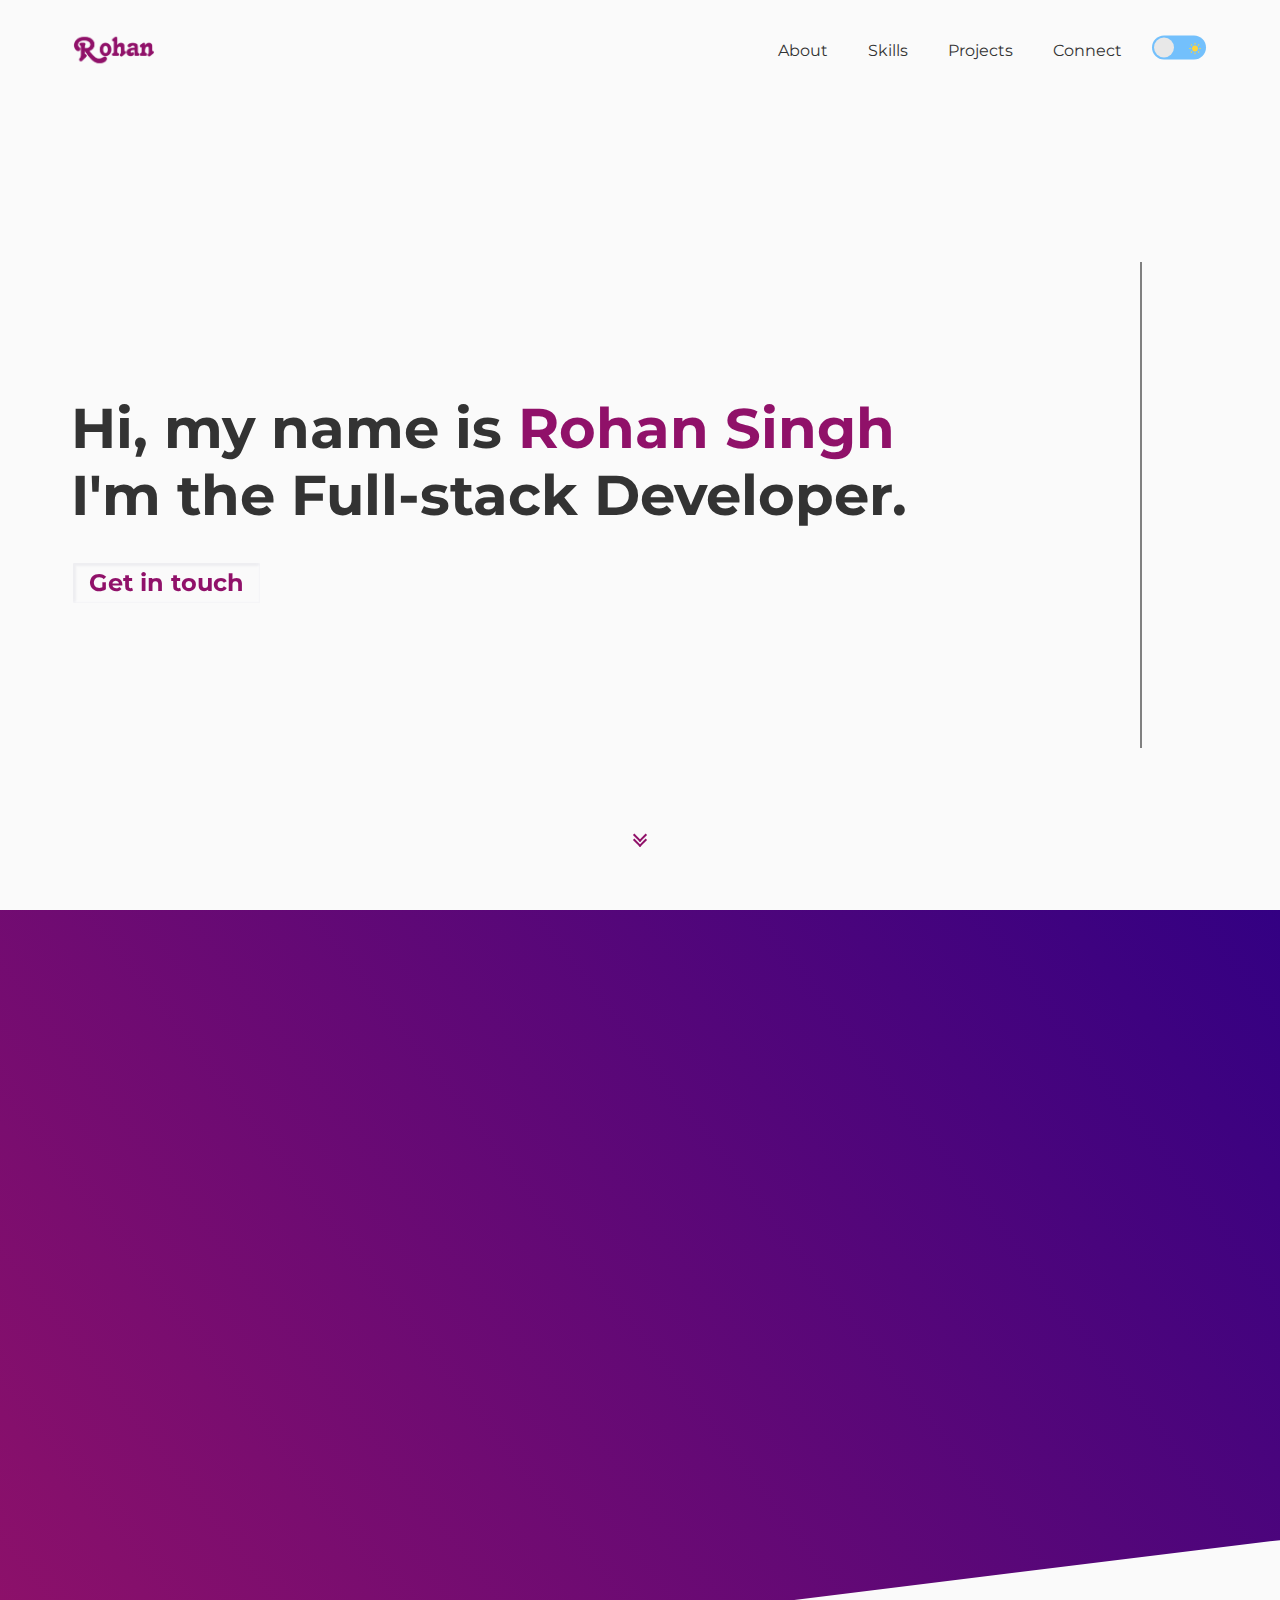
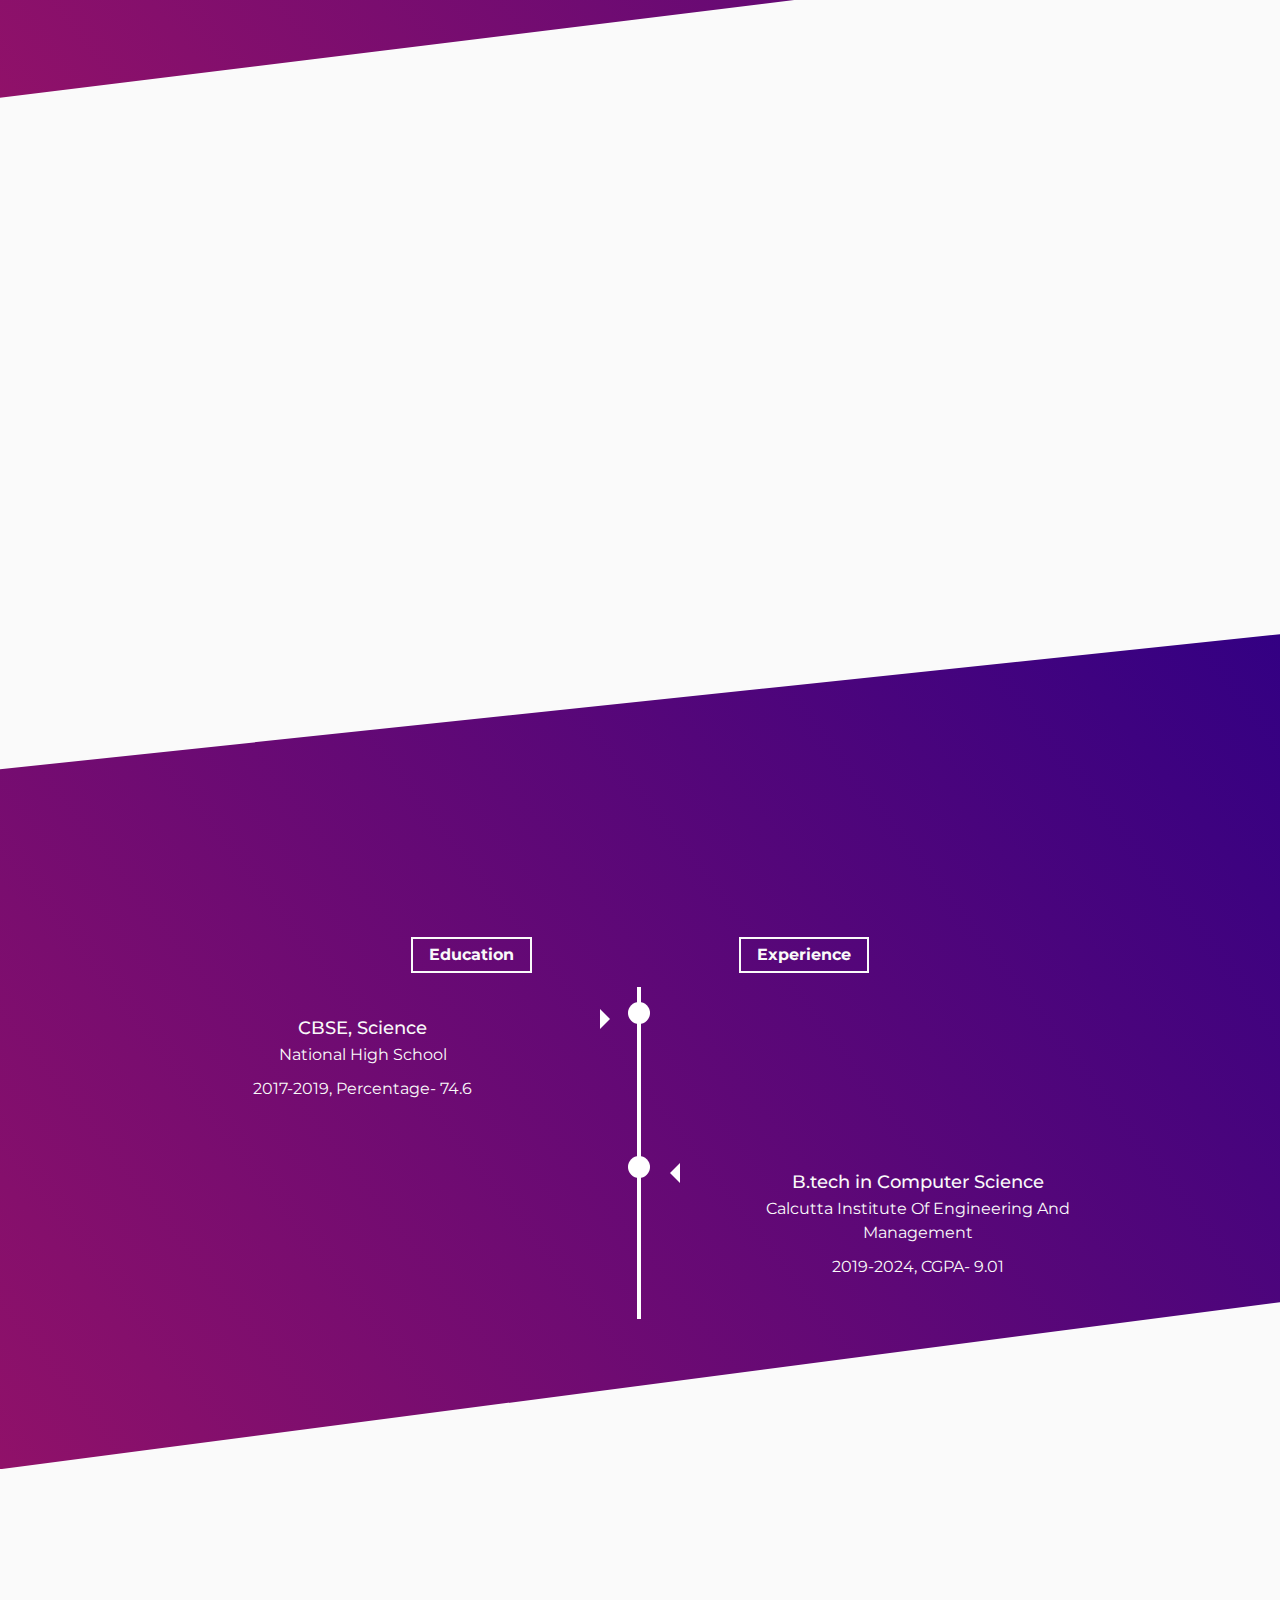
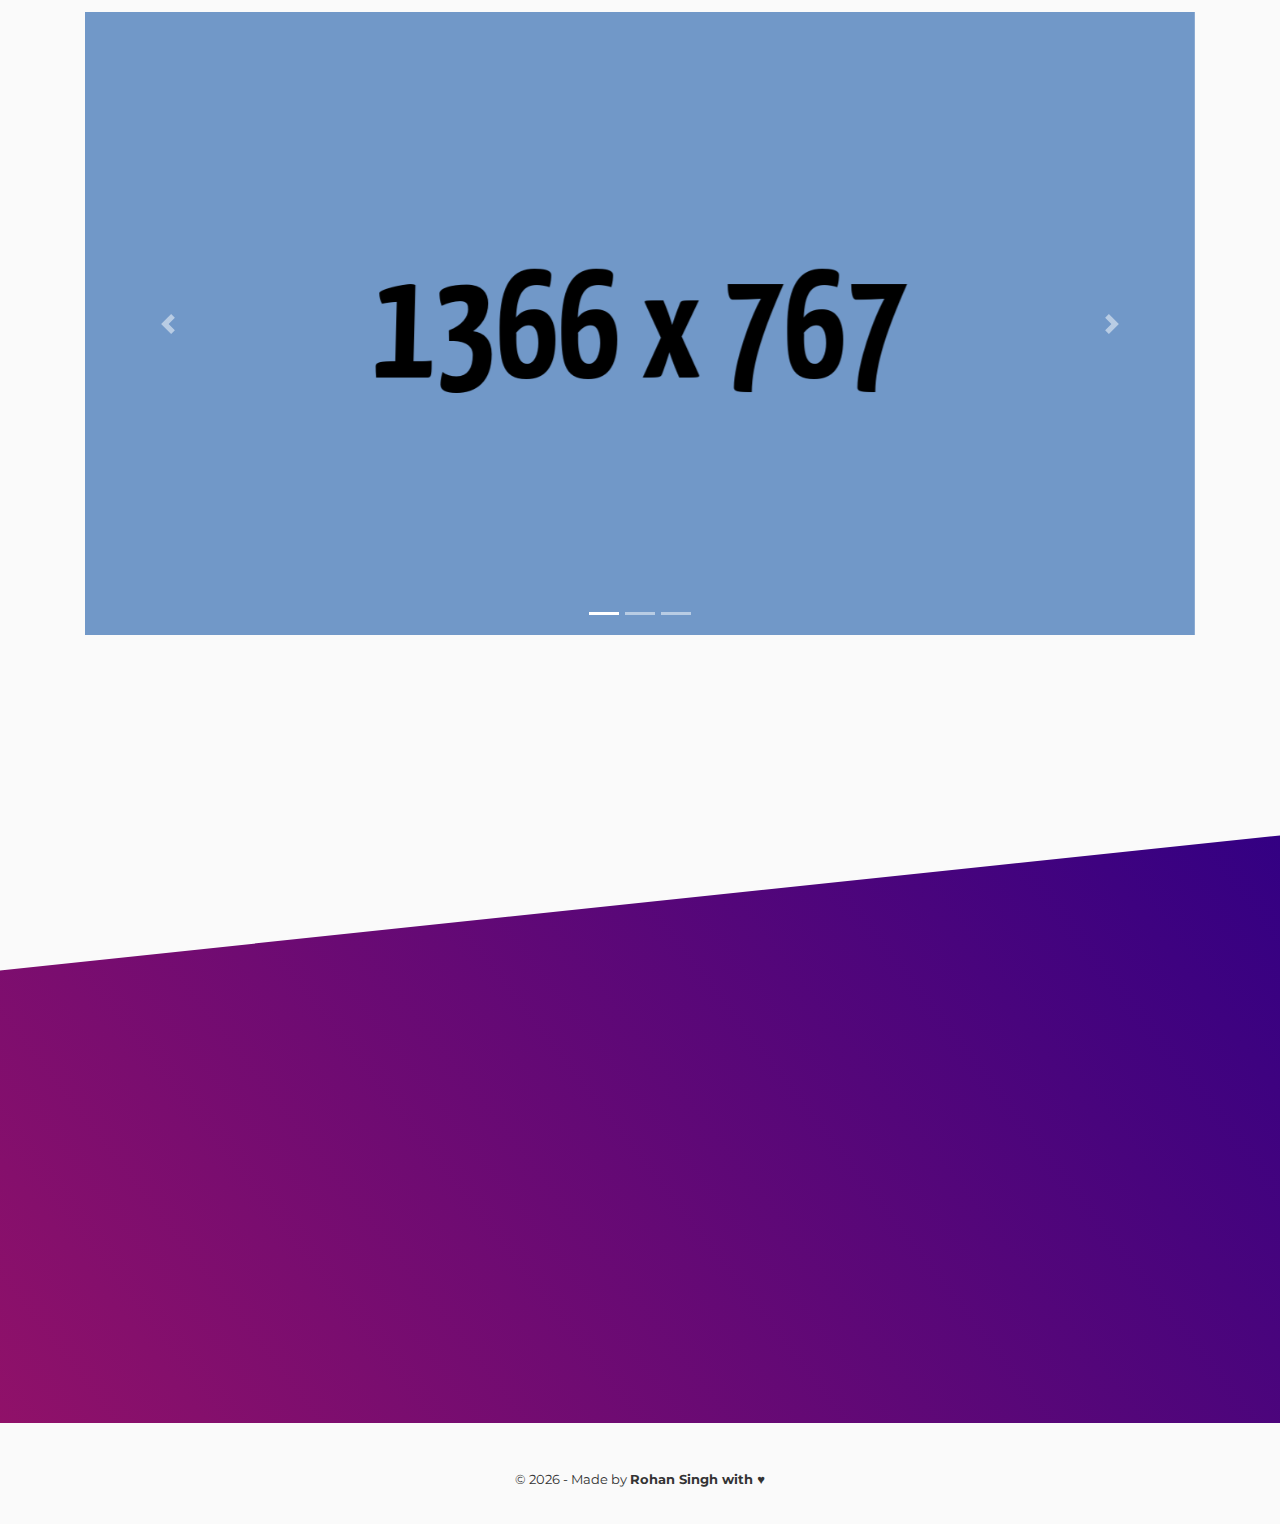
<file: index.html>
<!DOCTYPE html>
<html lang="en">

<head>
  <meta charset="UTF-8" />
  <meta http-equiv="X-UA-Compatible" content="IE=edge" />
  <meta name="viewport" content="width=device-width, initial-scale=1.0" />
  <link rel="preconnect" href="https://fonts.gstatic.com" />
  <link rel="preconnect" href="https://cdnjs.cloudflare.com" />

  <!-- Title: add your Portfolio websites's title here -->
  <title>Rohan | Developer</title>

  <!-- Add some coding keywords below, Ex: (javascript, yourusername, etc) -->
  <meta name="keywords" content="[username], [name], skill" />

  <!-- Improve your SEO by adding a small descrption of you -->
  <meta name="description" content="[Your name here] | Developer" />

  <!-- Add a your png Logo to the assets folder and change the href attr accordingly  -->
  <link rel="icon" type="image/png" href="./assets/devfolio-logo.png" />

  <!-- Add your primary-theme color for the value of content -->
  <meta name="theme-color" content="#36d1dc" />

  <!-- Open Graph / Facebook -->
  <meta property="og:type" content="website" />
  <!-- Fill content with the URL of this portfolio you'll host -->
  <meta property="og:url" content="https://devfolio.js.org/" />
  <!-- Fill content with the title of your portfolio(Recommended to use what you put in <title> tag) -->
  <meta property="og:title" content="[Your name here] | Developer" />
  <!-- Give a short description that'll show up when you/someone shares your portfolio on different platform -->
  <meta property="og:description" content="Made using DevFolio Template" />
  <!-- Add a thumbnail image in assets folder and fill the content attr with URL to that thumbnail 
      so that a thumbnail image of your portfolio is shown while shared on other platform -->
  <meta property="og:image" content="https://devfolio.js.org/assets/devfolio.png" />

  <!-- Twitter -->
  <meta property="twitter:card" content="summary_large_image" />
  <!-- Again fill content attr with the URL of this portfolio you'll host -->
  <meta property="twitter:url" content="https://devfolio.js.org" />
  <!-- Recommended to use the same text used within <title> element -->
  <meta property="twitter:title" content="[Your name here] | Developer" />
  <!-- short description that shows up while your portfolio is shared -->
  <meta property="twitter:description" content="Made using DevFolio Template" />
  <!-- Fill content with the URL to the thumbnail image that you'll put in the assets folder -->
  <meta property="twitter:image" content="https://anilseervi.vercel.app/assets/devfolio.png" />

  <!-- Bootstrap 4.0 Cdn  -->
  <link rel="stylesheet" href="https://cdn.jsdelivr.net/npm/bootstrap@4.0.0/dist/css/bootstrap.min.css"
    integrity="sha384-Gn5384xqQ1aoWXA+058RXPxPg6fy4IWvTNh0E263XmFcJlSAwiGgFAW/dAiS6JXm" crossorigin="anonymous">
  <!-- link tags -->
  <link rel="preload" as="style" href="./css/main.css" />
  <link rel="stylesheet" href="./css/main.css" />
  <!-- FontAwesome Icons link -->
  <link rel="stylesheet" href="https://cdnjs.cloudflare.com/ajax/libs/font-awesome/6.3.0/css/all.min.css"
    integrity="sha512-SzlrxWUlpfuzQ+pcUCosxcglQRNAq/DZjVsC0lE40xsADsfeQoEypE+enwcOiGjk/bSuGGKHEyjSoQ1zVisanQ=="
    crossorigin="anonymous" referrerpolicy="no-referrer" />
  <script defer src="./javascript/scrollreveal.min.js"></script>
  <script defer type="text/javascript" src="./javascript/scrollveal.js"></script>

  <!-- Remove Google Analytics once you have your portfolio website set-up -->
  <!-- Global site tag (gtag.js) - Google Analytics -->
  <script async src="https://www.googletagmanager.com/gtag/js?id=UA-122228201-4"></script>
  <script>
    window.dataLayer = window.dataLayer || []
    function gtag() {
      dataLayer.push(arguments)
    }
    gtag("js", new Date())

    gtag("config", "UA-122228201-4")
  </script>
  <!-- End of Google Analytics -->
</head>

<body class="light-mode">
  <header id="header">
    <div class="Navbar">
      <div class="nav-container">
        <div class="nav">
          <div class="image nav-logo">
            <img src="assets/r-purple.png" alt="">
          </div>
          <div class="menu-toggle" id="mobile-menu">
            <span class="bar"></span>
            <span class="bar"></span>
            <span class="bar"></span>
          </div>
          <div class="nav-links">
            <ul>
              <li><a href="">About</a></li>
              <li><a href="">Skills</a></li>
              <li><a href="">Projects</a></li>
              <li><a href="">Connect</a></li>
              <li>
                <label class="switch">
                  <span class="sun"><svg xmlns="http://www.w3.org/2000/svg" viewBox="0 0 24 24"><g fill="#ffd43b">
                          <circle r="5" cy="12" cx="12"></circle>
                          <path
                            d="m21 13h-1a1 1 0 0 1 0-2h1a1 1 0 0 1 0 2zm-17 0h-1a1 1 0 0 1 0-2h1a1 1 0 0 1 0 2zm13.66-5.66a1 1 0 0 1 -.66-.29 1 1 0 0 1 0-1.41l.71-.71a1 1 0 1 1 1.41 1.41l-.71.71a1 1 0 0 1 -.75.29zm-12.02 12.02a1 1 0 0 1 -.71-.29 1 1 0 0 1 0-1.41l.71-.66a1 1 0 0 1 1.41 1.41l-.71.71a1 1 0 0 1 -.7.24zm6.36-14.36a1 1 0 0 1 -1-1v-1a1 1 0 0 1 2 0v1a1 1 0 0 1 -1 1zm0 17a1 1 0 0 1 -1-1v-1a1 1 0 0 1 2 0v1a1 1 0 0 1 -1 1zm-5.66-14.66a1 1 0 0 1 -.7-.29l-.71-.71a1 1 0 0 1 1.41-1.41l.71.71a1 1 0 0 1 0 1.41 1 1 0 0 1 -.71.29zm12.02 12.02a1 1 0 0 1 -.7-.29l-.66-.71a1 1 0 0 1 1.36-1.36l.71.71a1 1 0 0 1 0 1.41 1 1 0 0 1 -.71.24z">
                          </path>
                        </g></svg></span>
                  <span class="moon"><svg xmlns="http://www.w3.org/2000/svg" viewBox="0 0 384 512"><path
                          d="m223.5 32c-123.5 0-223.5 100.3-223.5 224s100 224 223.5 224c60.6 0 115.5-24.2 155.8-63.4 5-4.9 6.3-12.5 3.1-18.7s-10.1-9.7-17-8.5c-9.8 1.7-19.8 2.6-30.1 2.6-96.9 0-175.5-78.8-175.5-176 0-65.8 36-123.1 89.3-153.3 6.1-3.5 9.2-10.5 7.7-17.3s-7.3-11.9-14.3-12.5c-6.3-.5-12.6-.8-19-.8z">
                        </path></svg></span>
                  <input type="checkbox" class="input" id="theme-toggler">
                  <span class="slider"></span>
                </label>
              </li>
            </ul>
          </div>
        </div>
      </div>
    </div>
  </header>

  <!-- Hero Section -->
  <div id="hero">
    <section class="container">
      <h1 class="hero-title">
        Hi, my name is <span class="text-color-main name">Rohan Singh</span>
        <br />
        I'm the Full-stack Developer.
      </h1>
      <p class="hero-cta">
        <a class="cta-btn cta-btn--hero" href="#about">Get in touch</a>
      </p>
    </section>
    <a href="#about" class="scroll-down-link" aria-label="scroll-down">
      <div class="scroll-down"></div>
    </a>
    <hr />
    <div class="social-links">
      <a href="#!" target="_blank" rel="noopener noreferrer" aria-label="twitter">
        <i class="fa-brands fa-twitter"></i>
      </a>
      <a href="#!" target="_blank" rel="noopener noreferrer" aria-label="instagram">
        <i class="fa-brands fa-instagram"></i>
      </a>
      <a href="#!" target="_blank" rel="noopener noreferrer" aria-label="codepen">
        <i class="fa-brands fa-codepen"></i>
      </a>
      <a href="#!" target="_blank" rel="noopener noreferrer" aria-label="linkedin">
        <i class="fa-brands fa-linkedin"></i>
      </a>
      <a href="#!" target="_blank" rel="noopener noreferrer" aria-label="github">
        <i class="fa-brands fa-github"></i>
      </a>
    </div>
  </div>
  <!-- /END Hero Section -->

  <!-- About Section -->
  <div class="pre-wrapper">
    <div id="about" class="light-container-purple">
      <section class="container">
        <h2 class="section-title">About Me</h2>
        <div class="row about-wrapper">
          <div class="about-wrapper__image">
            <img class="img-fluid" src="./assets/img/personal/profile.jpg" alt="Profile Image" width="450"
              height="350" />
          </div>
          <div class="about-wrapper__info">
            <p class="about-wrapper__info-text">
              I have 1 years of experience and a deep understanding of various web technologies such as HTML, CSS,
              JavaScript, TypeScript, MERN, Drupal and React.
              I am dedicated to keeping up with the latest trends and techniques in web development, and I am constantly
              learning and expanding my skill set. I have a keen eye for detail and strive for perfection in every
              project
              I work on.

            </p>
            <p class="about-wrapper__info-text">
              When I'm not coding, I enjoy exploring new technologies and work on side projects. I am a sports
              enthusiast. I play basketball and go to practice regularly. I am also a big cricket fan and my favourite
              player is Virat Kohli.
            </p>
            <span class="about-wrapper__cta">
              <a href="#" class="cta-btn cta-btn--resume">View Resume</a>
            </span>
          </div>
        </div>
      </section>
    </div>
  </div>
  <!-- /END About Section -->

  <!-- Skills Section  -->
  <div id="skills">
    <section class="container">
      <!-- <div class="container"> -->
      <h2 class="section-title section-text-dark">Skills</h2>
      <!-- <h4 class="section-title">My tech stack</h4> -->
      <div class="skills__container container grid">
        <div class="skills__container-box section-title">
          <img class="skills__container-img" src="/assets/img/skills/html.svg" alt="HTML5" />
          <div class="skills__container-name section-text-dark">HTML5</div>
        </div>

        <div class="skills__container-box section-title">
          <img class="skills__container-img" src="/assets/img/skills/css.svg" alt="css" />
          <div class="skills__container-name section-text-dark">CSS</div>
        </div>

        <div class="skills__container-box section-title">
          <img class="skills__container-img" src="/assets/img/skills/javascript.svg" alt="javascript" />
          <div class="skills__container-name section-text-dark">Javascript</div>
        </div>

        <div class="skills__container-box section-title">
          <img class="skills__container-img" src="/assets/img/skills/react.svg" alt="reactjs" />
          <div class="skills__container-name section-text-dark">React Js</div>
        </div>

        <div class="skills__container-box section-title">
          <img class="skills__container-img" src="/assets/img/skills/nodejs.svg" alt="nodejs" />
          <div class="skills__container-name section-text-dark">Node JS</div>
        </div>

        <div class="skills__container-box section-title">
          <img class="skills__container-img" src="/assets/img/skills/php.svg" alt="php" />
          <div class="skills__container-name section-text-dark">PHP</div>
        </div>

        <div class="skills__container-box section-title">
          <img class="skills__container-img" src="/assets/img/skills/drupal.png" alt="symfony" />
          <div class="skills__container-name section-text-dark">Drupal</div>
        </div>

        <div class="skills__container-box section-title">
          <img class="skills__container-img" src="/assets/img/skills/sass.svg" alt="sass" />
          <div class="skills__container-name section-text-dark">SASS</div>
        </div>
        <div class="skills__container-box section-title">
          <img class="skills__container-img" src="/assets/img/skills/hostinger.png" alt="hostinger" />
          <div class="skills__container-name section-text-dark">Hostinger</div>
        </div>
      </div>
      <!-- </div> -->
    </section>
  </div>
  <!-- End Skills Section  -->

  <!-- Experience Section  -->
  <div class="pre-wrapper">
    <div id="qualification">
      <section class="container">
        <h2 class="section-title">Qualifications</h2>
        <!-- Tabs for switching between Education and Experience -->
        <div class="qualification__tabs">
          <div class="qualification__button button--flex qualification__active" data-target="#education"
            id="education-tab">
            <a href="#qualification" class="cta-btn cta-btn--resume">Education</a>
          </div>
          <div class="qualification__button button--flex" data-target="#experience" id="experience-tab">
            <a href="#qualification" class="cta-btn cta-btn--resume">Experience</a>
          </div>
        </div>

        <!-- Education Timeline (default visible) -->
        <div class="timeline" id="education" style="display: block;">
          <div class="containers left">
            <div class="content">
              <h3>CBSE, Science</h3>
              <p>National High School</p>
              <p>2017-2019, Percentage- 74.6</p>
            </div>
          </div>
          <div class="containers right">
            <div class="content">
              <h3>B.tech in Computer Science</h3>
              <p>Calcutta Institute Of Engineering And Management</p>
              <p>2019-2024, CGPA- 9.01</p>
            </div>
          </div>
        </div>

        <!-- Experience Timeline (hidden by default) -->
        <div class="timeline" id="experience" style="display: none;">
          <div class="containers left">
            <div class="content">
              <h2>Innoraft</h2>
              <p>2023 - Now</p>
            </div>
          </div>
        </div>
      </section>
    </div>
  </div>

  <!-- End Experience Section -->

  <!--Projects Section-->
  <div id="projects">
    <section class="container">
      <div>
        <div class="project-wrapper">
          <h2 class="section-title section-text-dark">Projects</h2>
          <div id="carouselExampleIndicators" class="carousel slide" data-ride="carousel">
            <ol class="carousel-indicators">
              <li data-target="#carouselExampleIndicators" data-slide-to="0" class="active"></li>
              <li data-target="#carouselExampleIndicators" data-slide-to="1"></li>
              <li data-target="#carouselExampleIndicators" data-slide-to="2"></li>
            </ol>
            <div class="carousel-inner">
              <div class="carousel-item active">
                <img class="d-block w-100" src="assets/project.png" alt="First slide">
              </div>
              <div class="carousel-item">
                <img class="d-block w-100" src="assets/project.png" alt="Second slide">
              </div>
              <div class="carousel-item">
                <img class="d-block w-100" src="assets/project.png" alt="Third slide">
              </div>
            </div>
            <a class="carousel-control-prev" href="#carouselExampleIndicators" role="button" data-slide="prev">
              <span class="carousel-control-prev-icon" aria-hidden="true"></span>
              <span class="sr-only">Previous</span>
            </a>
            <a class="carousel-control-next" href="#carouselExampleIndicators" role="button" data-slide="next">
              <span class="carousel-control-next-icon" aria-hidden="true"></span>
              <span class="sr-only">Next</span>
            </a>
          </div>


          <!--  -->
          <!-- /END Project -->
        </div>
      </div>
    </section>
  </div>
  <!-- End Projects Section -->

  <!-- Contact Section -->
  <div class="pre-wrapper">
    <div id="contact">
      <section class="container">
        <h2 class="section-title">Contact</h2>
        <div class="contact-wrapper">
          <p class="contact-wrapper__text">I would love to chat with you about your project and see how we can work
            together to create something truly amazing. Let's connect.</p>
          <a href="https://mail.google.com/mail/?view=cm&fs=1&to=rohansingh8274@gmail.com" target="_blank"
            class="cta-btn cta-btn--resume">Connect</a>
        </div>
      </section>
    </div>
  </div>
  <!-- END Contact Section -->

  <!-- Footer Section -->
  <footer class="footer">
    <div class="container">
      <a href="#header" class="back-to-top" aria-label="go back to top">
        <i class="fa fa-angle-up fa-2x" aria-hidden="true"></i>
      </a>


      <p class="footer__text">
        &copy; <span id="year"></span> - Made by
        <a href="https://github.com/AnilSeervi" target="_blank" rel="noopener noreferrer">Rohan Singh with &hearts;
        </a>
      </p>
    </div>
  </footer>
  <!-- END Footer Section -->

  <script>
    document.getElementById("year").textContent = new Date().getFullYear()
  </script>
  <!-- bootstrap js  -->
  <script src="https://code.jquery.com/jquery-3.2.1.slim.min.js"
    integrity="sha384-KJ3o2DKtIkvYIK3UENzmM7KCkRr/rE9/Qpg6aAZGJwFDMVNA/GpGFF93hXpG5KkN"
    crossorigin="anonymous"></script>
  <script src="https://cdn.jsdelivr.net/npm/popper.js@1.12.9/dist/umd/popper.min.js"
    integrity="sha384-ApNbgh9B+Y1QKtv3Rn7W3mgPxhU9K/ScQsAP7hUibX39j7fakFPskvXusvfa0b4Q"
    crossorigin="anonymous"></script>
  <script src="https://cdn.jsdelivr.net/npm/bootstrap@4.0.0/dist/js/bootstrap.min.js"
    integrity="sha384-JZR6Spejh4U02d8jOt6vLEHfe/JQGiRRSQQxSfFWpi1MquVdAyjUar5+76PVCmYl"
    crossorigin="anonymous"></script>
  <script src="./javascript/vanilla-tilt.min.js"></script>
  <script type="text/javascript" src="./javascript/valtilt.js"></script>
</body>

</html>
</file>
<file: css/main.css>
@import"https://fonts.googleapis.com/css2?family=Montserrat:wght@400;700&display=swap";*{margin:0;padding:0;box-sizing:border-box;font-family:"Montserrat",sans-serif}html{font-size:62.5%;scroll-behavior:smooth}body{text-align:center;line-height:1.5}.grid{display:grid;gap:1.5rem;grid-template-columns:repeat(3, 1fr)}.pre-wrapper{background:var(--first-color)}.light-mode{--first-color: #fafafa;--menu-link-color: #333333;--first-text-color: #333333;--scroll-color: #901169;--utility-color: #901169;--second-color: linear-gradient(52deg, rgb(144, 17, 105) 0%, rgb(51, 0, 131) 100.2%);--second-text-color: #fafafa}.dark-mode{--first-color: #000;--menu-link-color: white;--first-text-color: #fafafa;--scroll-color: #36d1dc;--utility-color: linear-gradient( 135deg,#36d1dc 0%,#5b86e5 100%);--second-color: linear-gradient( 135deg,#36d1dc 0%,#5b86e5 100%);--second-text-color: #fafafa}h1{font-weight:700}p,a{font-size:1.6rem}a{text-decoration:none !important}a:hover{transition:all .3s ease-in-out}.section-title{margin-bottom:4.5rem;font-size:4rem;text-transform:uppercase}@media(max-width: 37.5em){.section-title{font-size:2.8rem}}.dark-blue-color{color:#272341}.text-color-main{margin-left:1rem;color:var(--utility-color);-webkit-text-fill-color:var(--utility-color)}@supports((-webkit-background-clip: text) or (background-clip: text)) or (-webkit-background-clip: text){.text-color-main{background:var(--utility-color);-webkit-background-clip:text;background-clip:text;-webkit-text-fill-color:rgba(0,0,0,0);color:rgba(0,0,0,0)}}@media(max-width: 37.5em){.text-color-main{margin:0;background-image:none;-webkit-text-fill-color:var(--second-color);box-shadow:none}}.cta-btn{display:inline-block;position:relative;padding:.8rem 1.6rem;font-weight:bold;line-height:1;z-index:1;overflow:hidden;border-radius:3px;transition:all cubic-bezier(0.19, 1, 0.22, 1) .6s}.cta-btn:hover{box-shadow:1.5px 1.5px 3px rgba(174,174,192,.4),-1px -1px 3px #fff}@media(max-width: 37.5em){.cta-btn:hover{box-shadow:none}}.cta-btn::after{content:"";display:block;position:absolute;width:0px;height:100%;left:0;top:0;z-index:-1;transition:all cubic-bezier(0.19, 1, 0.22, 1) .6s}@media(max-width: 37.5em){.cta-btn::after{width:0;height:0;background-image:none}}.cta-btn.light::after{background:var(--second-color)}.cta-btn--hero{color:var(--utility-color);-webkit-text-fill-color:var(--utility-color);border:2px solid rgba(0,0,0,0);border-image-slice:1;box-shadow:inset 1px 1px 2px 2px rgba(174,174,192,.15),inset -2px -2px 2px rgba(255,255,255,.7)}@supports((-webkit-background-clip: text) or (background-clip: text)) or (-webkit-background-clip: text){.cta-btn--hero{background:var(--utility-color);-webkit-background-clip:text;background-clip:text;-webkit-text-fill-color:rgba(0,0,0,0);color:rgba(0,0,0,0)}}@media screen and (-ms-high-contrast: active),screen and (-ms-high-contrast: none){.cta-btn--hero{color:var(--utility-color)}.cta-btn--hero:hover{color:#fafafa}}@media(max-width: 37.5em){.cta-btn--hero{background-image:none;border:2px solid var(--second-color);box-shadow:none;-webkit-text-fill-color:var(--second-color)}}.cta-btn--hero::after{height:410%;width:150%;transform:translate(-98%, -25%) rotate(45deg);background:var(--second-color)}.cta-btn--hero:hover{-webkit-text-fill-color:#fafafa;border-color:rgba(0,0,0,0);text-decoration:none}@media(max-width: 37.5em){.cta-btn--hero:hover{-webkit-text-fill-color:#fafafa}}.cta-btn--hero:hover::after{transform:translate(-9%, -25%) rotate(45deg)}.cta-btn--resume{border-radius:0;color:#fafafa;border:2px solid #fafafa}.cta-btn--resume::after{background:var(--second-color)}.cta-btn--resume:hover{color:#fafafa;text-decoration:none;box-shadow:none}@media(max-width: 37.5em){.cta-btn--resume:hover{color:#fafafa}}.cta-btn--resume:hover::after{width:100%}.cta-btn--projects{box-shadow:inset 1px 1px 2px 2px rgba(174,174,192,.15),inset -2px -2px 2px rgba(255,255,255,.7);border:2px solid rgba(0,0,0,0)}@media(max-width: 37.5em){.cta-btn--projects{border:none;box-shadow:1.5px 1.5px 3px rgba(174,174,192,.4),-1px -1px 3px #fff}}.cta-btn--projects::after{height:250%;width:130%}.cta-btn--projects::after{transform:translate(-98%, -30%) rotate(45deg)}.cta-btn--projects:hover{box-shadow:1.5px 1.5px 3px rgba(174,174,192,.4),-1px -1px 3px #fff}.cta-btn--projects:hover::after{transform:translate(-12%, -30%) rotate(45deg)}header{background-color:var(--first-color)}.nav-container{width:90%;margin:0 auto}.nav-logo img{width:100%;-o-object-fit:contain;object-fit:contain}.nav-logo{width:100px;text-align:center}.nav{display:flex;justify-content:space-between}.nav ul{display:flex;list-style:none;align-items:center;margin-bottom:none;position:relative;top:50%;transform:translateY(-50%)}.nav ul li{font-size:1.25rem;margin:22px 10px}.nav ul li a{text-decoration:none;color:var(--menu-link-color);padding:10px}.nav ul li a:hover{background:var(--utility-color);color:#fff;transition:.02s ease-out;border-radius:20px;transition:all .3s ease-in-out}.switch{font-size:17px;position:relative;display:inline-block;width:54px;height:24px}.switch input{opacity:0;width:0;height:0}.slider{position:absolute;cursor:pointer;top:0;left:0;right:0;bottom:0;background-color:#73c0fc;transition:.4s;border-radius:30px}.slider:before{position:absolute;content:"";height:20px;width:20px;border-radius:20px;left:2px;bottom:2px;z-index:2;background-color:#e8e8e8;transition:.4s}.sun svg{position:absolute;top:6px;left:36px;z-index:1;width:14px;height:14px}.moon svg{fill:#73c0fc;position:absolute;top:5px;left:5px;z-index:1;width:14px;height:14px}.sun svg{animation:rotate 15s linear infinite}@keyframes rotate{0%{transform:rotate(0)}100%{transform:rotate(360deg)}}.moon svg{animation:tilt 5s linear infinite}@keyframes tilt{0%{transform:rotate(0deg)}25%{transform:rotate(-10deg)}75%{transform:rotate(10deg)}100%{transform:rotate(0deg)}}.input:checked+.slider{background-color:#183153}.input:focus+.slider{box-shadow:0 0 1px #183153}.input:checked+.slider:before{transform:translateX(30px)}.footer{background:var(--first-color);padding:4.8rem 0 2.4rem}.footer__text{font-size:1.3rem;color:var(--first-text-color)}.footer__text a{font-size:1.3rem;color:var(--first-text-color);transition:all .2s ease-in-out;display:inline-block;font-weight:bold}.footer__text a:hover,.footer__text a:active{color:var(--scroll-color)}.back-to-top i{color:var(--scroll-color);margin:1rem 0 1.6rem;transition:all 200ms ease}.back-to-top i:hover{transform:translateY(-2px)}section{padding:5rem 0rem}@media(max-width: 37.5em){section{border:none;padding-left:1rem;padding-right:1rem}}section .row{display:grid;gap:2rem;grid-template-columns:1fr 2fr;grid-template-rows:1fr;padding:0 1.5rem}@media(max-width: 56.25em){section .row{grid-template-columns:1fr;grid-template-rows:auto}}@media(max-width: 37.5em){section .row{padding:0}}section .row p+p{margin-top:1rem}section .row span{margin-top:2rem}#about{height:100%;-webkit-clip-path:polygon(0 0, 100% 0, 100% 80%, 0 100%);clip-path:polygon(0 0, 100% 0, 100% 80%, 0 100%);padding-bottom:10%;background:var(--second-color);color:var(--second-text-color)}@media(max-width: 75em){#about{height:100%;-webkit-clip-path:none;clip-path:none}}#about .about-wrapper{grid-template-columns:1fr 1fr}@media(max-width: 37.5em){#about .about-wrapper{padding-bottom:5rem;grid-template-columns:1fr}}#about .about-wrapper__image{display:flex;height:100%;align-items:center;justify-content:center}#about .about-wrapper__image img{max-width:350px;width:100%}@media(max-width: 75em){#about .about-wrapper__image{height:100%}}@media(max-width: 48em){#about .about-wrapper__image{padding-bottom:4rem}}#about .about-wrapper__info{display:flex;height:100%;justify-content:center;flex-direction:column;text-align:left}@media(max-width: 48em){#about .about-wrapper__info{align-items:center;text-align:center}}#skills{background:var(--first-color)}.section-text-dark{color:var(--menu-link-color)}.skills__container-img{height:40px;width:40px}.skills__container-box{display:flex;flex-direction:column;justify-content:center;align-items:center}.skills__container-name{font-size:13px}#qualification{background:var(--second-color);-webkit-clip-path:polygon(0 15vh, 100% 0, 100% 100%, 0 100%);clip-path:polygon(0 15vh, 100% 0, 100% 80%, 0 100%);padding:15rem 0 10rem 0;margin-bottom:-1px;color:var(--second-text-color)}#qualification.light{background:radial-gradient(circle at 52.1% -29.6%, rgb(144, 17, 105) 0%, rgb(51, 0, 131) 100.2%)}@media(max-width: 75em){#qualification{padding:10rem 0;margin-top:0;-webkit-clip-path:none;clip-path:none}}#qualification .experience-wrapper{margin-top:3.2rem;padding:0 2rem;backface-visibility:hidden}#qualification .experience-wrapper__text{margin-bottom:2.5rem}#qualification .experience-wrapper__text,#qualification .experience-wrapper a{font-size:2.4rem}@media(max-width: 37.5em){#qualification .experience-wrapper__text,#qualification .experience-wrapper a{font-size:2rem}}.qualification__button{cursor:pointer;padding:10px 20px;border-radius:5px}@media screen and (max-width: 600px){.qualification__tabs{flex-direction:column;width:100%}.qualification__button{width:100%;padding:15px 0;margin-bottom:10px;font-size:1.4rem}.qualification__button a{font-size:1.4rem}}.timeline{position:relative;max-width:1200px;margin:0 auto}.timeline::after{content:"";position:absolute;width:4px;background-color:#fff;top:0;bottom:0;left:50%;margin-left:-3px}.containers{padding:10px 40px;position:relative;background-color:inherit;width:50%}.containers::after{content:"";position:absolute;width:22px;height:22px;right:-10px;background-color:#fff;top:15px;border-radius:50%;z-index:1}.left{left:0}.right{left:50%}.left::before{content:" ";height:0;position:absolute;top:22px;width:0;z-index:1;right:30px;border:medium solid #fff;border-width:10px 0 10px 10px;border-color:rgba(0,0,0,0) rgba(0,0,0,0) rgba(0,0,0,0) #fff}.right::before{content:" ";height:0;position:absolute;top:22px;width:0;z-index:1;left:30px;border:medium solid #fff;border-width:10px 10px 10px 0;border-color:rgba(0,0,0,0) #fff rgba(0,0,0,0) rgba(0,0,0,0)}.right::after{left:-12px}.content{padding:20px 30px;position:relative;border-radius:6px}.qualification__tabs{display:flex;color:#000;width:60%;margin:0 auto;justify-content:space-around}@media screen and (max-width: 600px){.timeline::after{left:31px}.containers{width:100%;padding-left:70px;padding-right:25px}.containers::before{left:60px;border:medium solid #fff;border-width:10px 10px 10px 0;border-color:rgba(0,0,0,0) #fff rgba(0,0,0,0) rgba(0,0,0,0)}.left::after,.right::after{left:15px}.right{left:0%}}#contact{background:var(--second-color);-webkit-clip-path:polygon(0 15vh, 100% 0, 100% 100%, 0 100%);clip-path:polygon(0 15vh, 100% 0, 100% 100%, 0 100%);padding:15rem 0 10rem 0;margin-bottom:-1px;color:#fafafa}#contact.light{background:radial-gradient(circle at 52.1% -29.6%, rgb(144, 17, 105) 0%, rgb(51, 0, 131) 100.2%)}@media(max-width: 75em){#contact{padding:10rem 0;margin-top:0;-webkit-clip-path:none;clip-path:none}}#contact .contact-wrapper{margin-top:3.2rem;padding:0 2rem;backface-visibility:hidden}#contact .contact-wrapper__text{margin-bottom:2.5rem}#contact .contact-wrapper__text,#contact .contact-wrapper a{font-size:2.4rem}@media(max-width: 37.5em){#contact .contact-wrapper__text,#contact .contact-wrapper a{font-size:2rem}}#hero{min-height:90vh;height:90vh;display:flex;align-items:center;font-weight:400;background:var(--first-color);padding:0rem 5.6rem;top:0;left:0;bottom:0;right:0;z-index:-1;line-height:1.2;animation:hidden 1000ms linear forwards}@media(max-width: 56.25em){#hero{justify-content:center}}@media(max-width: 37.5em){#hero{padding:0rem 1.6rem}}#hero .hero-title{font-size:5.6rem;font-weight:700;margin-bottom:3.2rem;color:var(--menu-link-color);text-align:left}#hero .hero-title span{margin:0;display:inline-block}@media(max-width: 75em){#hero .hero-title{font-size:4rem}}@media(max-width: 56.25em){#hero .hero-title{font-size:3.6rem;text-align:center}}@media(max-width: 37.5em){#hero .hero-title{font-size:3.5rem;line-height:1.5}}@media(max-width: 20em){#hero .hero-title{font-size:2.8rem}}#hero .hero-cta{display:flex}@media(max-width: 56.25em){#hero .hero-cta{justify-content:center}}#hero .hero-cta a{font-size:2.4rem}@media(max-width: 37.5em){#hero .hero-cta a{font-size:2rem}}hr{margin:1rem auto;border:0;height:60%;border-right:2px solid gray}.social-links{display:flex;justify-content:center;flex-direction:column}.social-links a{font-size:3rem;display:flex;flex-direction:column;justify-content:center;color:var(--first-text-color);width:5rem;height:5rem;margin:1.6rem 1.6rem;transition:all ease .2s}.social-links a i{transition:all ease-in-out .2s}.social-links a:hover{transform:scale(1.1) translateY(-2px)}.social-links a:hover .fa-twitter{color:#00acee;text-decoration:none}.social-links a:hover .fa-instagram{color:#c13584}.social-links a:hover .fa-linkedin{color:#4875b4}.social-links a:hover .fa-codepen{color:#212121}.scroll-down-link{position:absolute;left:50%;bottom:20px;transform:translateX(-50%)}.scroll-down{height:50px;width:30px;border-radius:50px;cursor:pointer}.scroll-down::before,.scroll-down::after{height:10px;width:10px;content:"";position:absolute;top:20%;left:50%;transform:translate(-50%, -100%) rotate(45deg);border-top:none;border-left:none;animation:scroll-down 1s ease-in-out infinite;border-right:2px solid var(--scroll-color);border-bottom:2px solid var(--scroll-color)}.scroll-down::after{top:30%;animation-delay:.3s}@keyframes hidden{0%{opacity:0}50%{opacity:0}100%{opacity:1}}@keyframes scroll-down{0%{opacity:0}30%{opacity:1}60%{opacity:1}100%{opacity:0;top:90%}}#projects{background:var(--first-color);margin-top:-15rem;padding-top:15rem}@media(max-width: 75em){#projects{margin-top:0;padding-top:5rem}}@media(max-width: 37.5em){#projects{padding-bottom:1px}}#projects .project-wrapper{margin-bottom:15rem}@media(max-width: 37.5em){#projects .project-wrapper{margin-bottom:0rem}}#projects .project-wrapper .row{margin:0;margin-bottom:8rem}@media(max-width: 37.5em){#projects .project-wrapper .row{margin-bottom:4rem}}#projects .project-wrapper__text{width:100%;text-align:left}@media(max-width: 75em){#projects .project-wrapper__text{margin-bottom:4.8rem}}@media(max-width: 37.5em){#projects .project-wrapper__text{margin-bottom:2.5rem}}#projects .project-wrapper__text-title{font-weight:bold;margin-bottom:1.8rem;font-size:2.5rem}@media(max-width: 37.5em){#projects .project-wrapper__text-title{font-size:2rem}}#projects .project-wrapper__text-info{margin-bottom:1.5rem}#projects .project-wrapper__text-btns{width:100%;display:flex;align-items:center;flex-wrap:wrap}#projects .project-wrapper__image{width:90%;margin:0 auto}@media(max-width: 75em){#projects .project-wrapper__image{width:100%;margin:0}}#projects .project-wrapper__image .thumbnail{border:none;box-shadow:8px 8px 9px 7px rgba(174,174,192,.4),-5px -5px 15px 7px #fff}#projects .project-wrapper__image .thumbnail .img-fluid{width:100%;height:auto;vertical-align:middle;border-radius:2px}@media(max-width: 37.5em){#projects .project-wrapper__image .thumbnail{box-shadow:none;border:1px solid #d2d2d2;margin-bottom:3.2rem;transform:none}}
</file>
